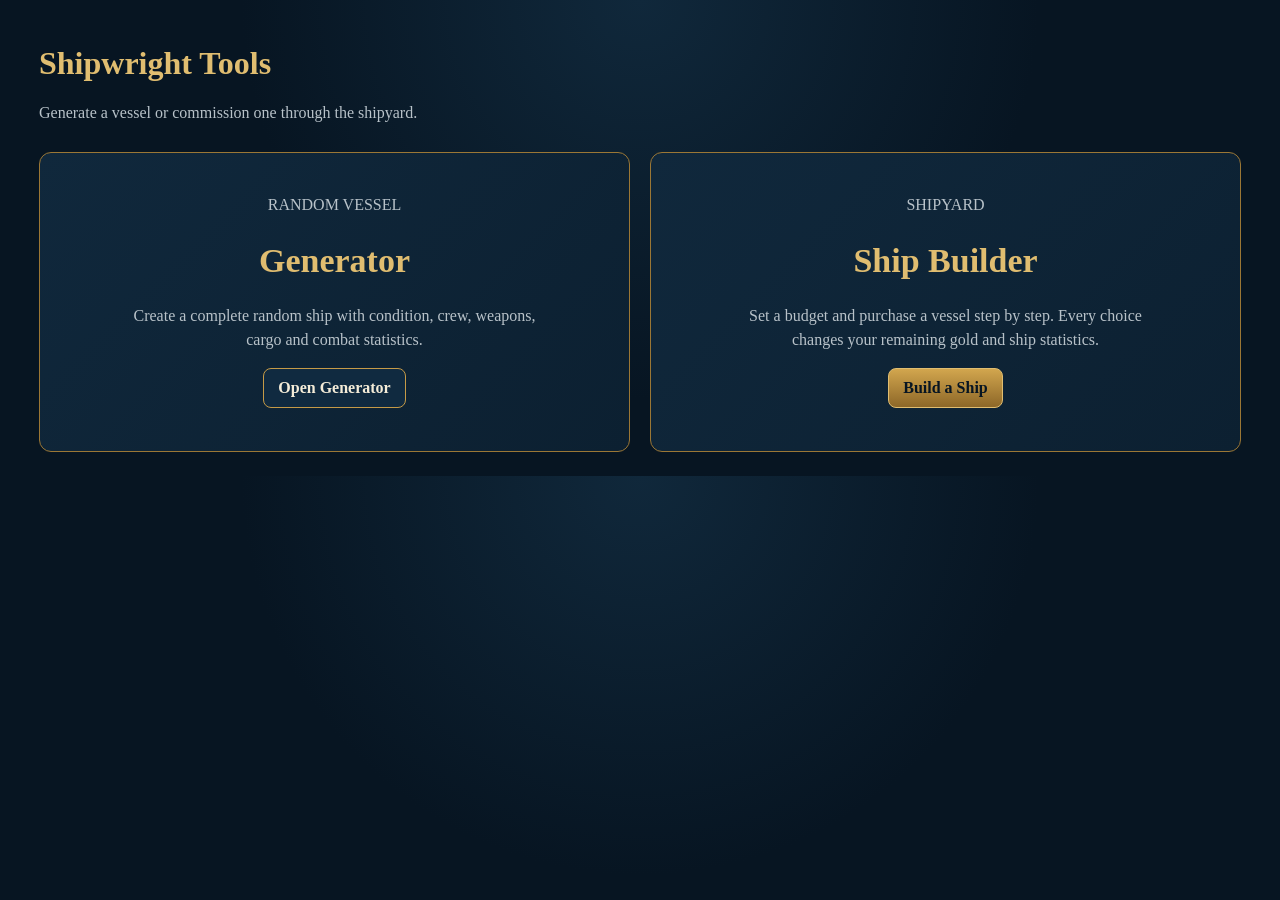
<file: index.html>
<!doctype html>
<html lang="en"><head><meta charset="utf-8"><meta name="viewport" content="width=device-width,initial-scale=1">
<title>Shipwright Tools</title><link rel="stylesheet" href="css/ships.css"></head>
<body><main>
<h1>Shipwright Tools</h1>
<p class="muted">Generate a vessel or commission one through the shipyard.</p>
<div class="start-grid">
 <a class="panel start-card" href="generator.html">
  <div class="muted">RANDOM VESSEL</div><h2>Generator</h2>
  <p>Create a complete random ship with condition, crew, weapons, cargo and combat statistics.</p>
  <span class="button">Open Generator</span>
 </a>
 <a class="panel start-card" href="builder.html">
  <div class="muted">SHIPYARD</div><h2>Ship Builder</h2>
  <p>Set a budget and purchase a vessel step by step. Every choice changes your remaining gold and ship statistics.</p>
  <span class="button primary">Build a Ship</span>
 </a>
</div>
</main></body></html>
</file>
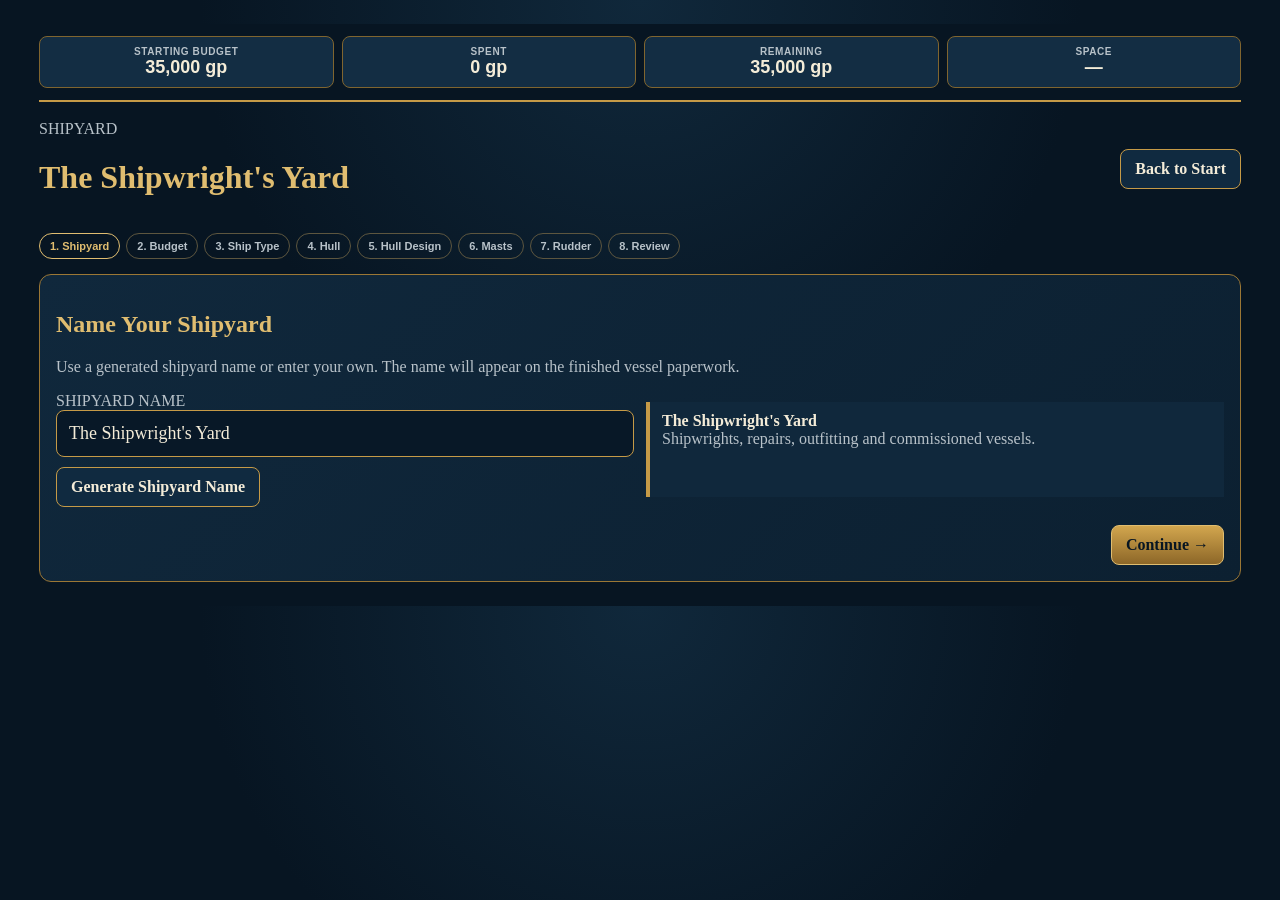
<file: builder.html>
<!doctype html>
<html lang="en"><head><meta charset="utf-8"><meta name="viewport" content="width=device-width,initial-scale=1">
<title>Shipwright's Yard</title><link rel="stylesheet" href="css/ships.css"></head>
<body><main>
<div class="shopbar"><div class="shopstats">
 <div class="shopstat"><span>STARTING BUDGET</span><b id="budgetTop">0 gp</b></div>
 <div class="shopstat"><span>SPENT</span><b id="spentTop">0 gp</b></div>
 <div class="shopstat"><span>REMAINING</span><b id="remainTop">0 gp</b></div>
 <div class="shopstat"><span>SPACE</span><b id="spaceTop">—</b></div>
</div></div>
<div style="display:flex;justify-content:space-between;gap:10px;align-items:center">
 <div><div class="muted">SHIPYARD</div><h1 id="yardTitle">The Shipwright's Yard</h1></div>
 <a class="button" href="index.html">Back to Start</a>
</div>
<div class="steps" id="steps"></div>
<section class="panel" id="stage"></section>
</main>
<script src="js/ship-data.js"></script>
<script>
"use strict";
const stages=["Shipyard","Budget","Ship Type","Hull","Hull Design","Masts","Rudder","Review"];
let step=0;
let B={shipyard:"The Shipwright\'s Yard",budget:0,type:null,hull:null,trait:null,extra:null,masts:[],rudder:null};

const gp=n=>Math.round(n).toLocaleString("en-US")+" gp";
const YARD_A=["Anchor","Iron","Golden","Storm","Salt","Black","Silver","Wayward","Crowned","Old","North","Red","White","Oak","Deepwater","Westwind","Seafarer's","King's","Mariner's","Tide"];
const YARD_B=["& Hammer","& Compass","& Keel","& Sail","Shipworks","Shipwrights","Drydock","Dockyard","Marine Works","Yard","Wharf","Harbour Works","Boatworks","Foundry","Quay"];
function randomYardName(){
 const a=YARD_A[Math.floor(Math.random()*YARD_A.length)];
 const b=YARD_B[Math.floor(Math.random()*YARD_B.length)];
 return `${a} ${b}`;
}
function setYardName(v){
 B.shipyard=(v||"").trim()||"Unnamed Shipyard";
 document.getElementById("yardTitle").textContent=B.shipyard;
}
function generateYardName(){
 B.shipyard=randomYardName();
 render();
}

function artSlug(v){return String(v||"").toLowerCase().trim().replace(/[^a-z0-9]+/g,"-").replace(/^-|-$/g,"")}
const SHIP_ART_LAYOUT={
 Sloop:{masts:[48],rudder:{x:91,y:55}},
 Clipper:{masts:[30,50,70],rudder:{x:91,y:55}},
 Schooner:{masts:[38,59,76],rudder:{x:91,y:55}},
 Brigantine:{masts:[40,66],rudder:{x:91,y:55}},
 Brig:{masts:[40,66],rudder:{x:91,y:55}},
 Corvette:{masts:[37,59,76],rudder:{x:91,y:55}},
 Frigate:{masts:[30,50,70],rudder:{x:91,y:55}},
 Galley:{masts:[48,68],rudder:{x:91,y:55}}
};
function artImg(src,cls,alt,fallbackSrc=""){
 const fb=fallbackSrc?` onerror="if(!this.dataset.fb){this.dataset.fb='1';this.src='${fallbackSrc}'}else{this.classList.add('art-missing')}"`:` onerror="this.classList.add('art-missing')"`;
 return `<img class="${cls}" src="${src}" alt="${alt}"${fb}>`;
}
function compositeShipArt(type,masts,rudder,compact=false){
 const layout=SHIP_ART_LAYOUT[type.name]||{masts:[35,55,75],rudder:{x:91,y:55}};
 const hullSlug=artSlug(type.name);
 let html=`<div class="ship-composite ${compact?'compact':''}">`+
  artImg(`images/hulls/${hullSlug}.png`,`layer hull-layer`,`${type.name} hull`,`images/ships/${hullSlug}.png`);
 masts.forEach((m,i)=>{
   const x=layout.masts[i]??layout.masts[layout.masts.length-1]??50;
   html+=`<div class="mast-anchor" style="left:${x}%">${artImg(`images/masts/${artSlug(m.name)}.png`,`mast-layer`,`${m.name} mast`)}</div>`;
 });
 if(rudder){const a=layout.rudder||{x:91,y:55};html+=`<div class="rudder-anchor" style="left:${a.x}%;top:${a.y}%">${artImg(`images/rudders/${artSlug(rudder.name)}.png`,`rudder-layer`,`${rudder.name} rudder`)}</div>`;}
 html+=`<div class="art-guide-fallback"><b>${type.name}</b><span>${masts.length} mast${masts.length===1?'':'s'} · ${rudder?.name||'No'} rudder</span></div></div>`;
 return html;
}
function componentArt(kind,name,label){
 const src=`images/${kind}/${artSlug(name)}.png`;
 return `<div class="component-art">${artImg(src,"component-img",label)}<div class="component-fallback"><b>${label}</b><span>${src}</span></div></div>`;
}

function spent(){
 return (B.type?.price||0)+(B.hull?.cost||0)+(B.trait?.cost||0)+(B.extra?.cost||0)+
 B.masts.reduce((s,x)=>s+x.cost,0)+(B.rudder?.cost||0);
}
function remaining(){return B.budget-spent()}
function capacity(){
 if(!B.type&&!B.hull)return 0;
 let n=Math.max(B.type?.slots||0,B.hull?.slots||0);
 if(B.trait?.name==="Long")n+=3;
 if(B.extra?.name==="Mastercraft")n-=1;
 return Math.max(0,n);
}
function usedSpace(){
 return B.masts.reduce((s,x)=>s+x.space,0)+(B.rudder?.space||0)+(B.extra?.name==="Oars"?2:0);
}
function updateTop(){
 document.getElementById("budgetTop").textContent=gp(B.budget);
 document.getElementById("spentTop").textContent=gp(spent());
 const rem=document.getElementById("remainTop"); rem.textContent=gp(remaining());
 rem.style.color=remaining()<0?"#ff8f82":"";
 document.getElementById("spaceTop").textContent=(B.type||B.hull)?`${usedSpace()} / ${capacity()}`:"—";
 document.getElementById("steps").innerHTML=stages.map((s,i)=>`<span class="step ${i===step?"active":i<step?"done":""}">${i+1}. ${s}</span>`).join("");
}
function nav(canNext=true){
 return `<div class="actions">${step?'<button onclick="back()">← Back</button>':'<span></span>'}
 ${step<stages.length-1?`<button class="primary" ${canNext?"":"disabled"} onclick="next()">Continue →</button>`:""}</div>`;
}
function back(){step=Math.max(0,step-1);render()}
function next(){
 if(step===0&&!B.shipyard)return;
 if(step===1&&B.budget<=0)return;
 if(step===2&&!B.type)return;if(step===3&&!B.hull)return;
 if(step===4&&(!B.trait||!B.extra))return;
 if(step===5&&B.masts.length!==(B.type?.masts[0]||0) && B.type?.masts[0]===B.type?.masts[1])return;
 if(step===6&&!B.rudder)return;
 step=Math.min(stages.length-1,step+1);render();
}
function affordable(cost, replacing=0){return remaining()+replacing>=cost}
function choiceCards(items,selected,fn,detail){
 return `<div class="grid">${items.map((x,i)=>{
  const itemPrice=x.cost??x.price??0;
  const repl=selected?(selected.cost??selected.price??0):0;
  const dis=!affordable(itemPrice,repl);
  return `<div class="choice ${selected===x?"selected":""} ${dis?"disabled":""}" onclick="${dis?"":fn+"("+i+")"}">
   <h3>${x.name}</h3><div class="price">${gp(x.cost??x.price)}</div>${detail(x)}
   ${dis?`<p class="muted">Need ${gp(itemPrice-(remaining()+repl))} more</p>`:""}
  </div>`}).join("")}</div>`;
}
function setType(i){B.type=SHIP_DATA.types[i];B.masts=[];render()}
function setHull(i){B.hull=SHIP_DATA.hulls[i];render()}
function setTrait(i){B.trait=SHIP_DATA.hullTraits[i];render()}
function setExtra(i){B.extra=SHIP_DATA.extras[i];render()}
function setRudder(i){B.rudder=SHIP_DATA.rudders[i];render()}
function setBudget(){
 B.budget=Math.max(0,Number(document.getElementById("budgetInput").value)||0);updateTop();
}
function addMast(i){
 const m=SHIP_DATA.masts[i],max=B.type.masts[1];
 if(B.masts.length>=max||!affordable(m.cost)||usedSpace()+m.space>capacity())return;
 B.masts.push(m);render();
}
function removeMast(i){B.masts.splice(i,1);render()}
function render(){
 updateTop();const s=document.getElementById("stage");
 document.getElementById("yardTitle").textContent=B.shipyard;
 if(step===0){
  s.innerHTML=`<h2>Name Your Shipyard</h2>
  <p class="muted">Use a generated shipyard name or enter your own. The name will appear on the finished vessel paperwork.</p>
  <div class="summary">
   <div><label class="muted">SHIPYARD NAME</label>
    <input id="yardInput" type="text" value="${B.shipyard.replaceAll('"',"&quot;")}" oninput="setYardName(this.value)">
    <div style="margin-top:10px"><button onclick="generateYardName()">Generate Shipyard Name</button></div>
   </div>
   <div class="notice"><b>${B.shipyard}</b><br><span class="muted">Shipwrights, repairs, outfitting and commissioned vessels.</span></div>
  </div>${nav(!!B.shipyard)}`;
 }else if(step===1){
  s.innerHTML=`<h2>Set Your Budget</h2><p class="muted">How much gold is available for this ship?</p>
  <input id="budgetInput" type="number" min="0" step="100" value="${B.budget||35000}" oninput="setBudget()">
  <div class="notice">Your remaining budget stays visible at the top throughout the purchase.</div>${nav(B.budget>0)}`;
 }else if(step===2){
  s.innerHTML=`<h2>Choose Ship Type</h2><p class="muted">The vessel itself is the first major purchase.</p>`+
  choiceCards(SHIP_DATA.types,B.type,"setType",x=>`<p>${x.role}</p><p class="muted">Base space ${x.slots} · Masts ${x.masts[0]}${x.masts[1]!==x.masts[0]?"–"+x.masts[1]:""}</p>`)
  +nav(!!B.type);
 }else if(step===3){
  s.innerHTML=`<h2>Choose Hull</h2><p class="muted">Select the hull construction for your vessel.</p>`+
  choiceCards(SHIP_DATA.hulls,B.hull,"setHull",x=>`<div class="choice-preview">${componentArt("hulls",B.type?.name||"generic",(B.type?.name||"Ship")+" hull")}</div><p class="muted">HP ${x.hp} · AC ${x.ac} · Speed ${x.speed} · Space ${x.slots}</p>`)
  +nav(!!B.hull);
 }else if(step===4){
  s.innerHTML=`<h2>Hull Design & Construction Upgrades</h2><p class="muted">Lean, Sturdy and Long must be chosen during construction.</p>
  <h3>Hull Design</h3>`+
  choiceCards(SHIP_DATA.hullTraits,B.trait,"setTrait",x=>`<p class="muted">${x.description}</p>`)+
  `<h3 style="margin-top:20px">Additional Option</h3>`+
  choiceCards(SHIP_DATA.extras,B.extra,"setExtra",x=>`<p class="muted">${x.description}</p>`)+nav(!!B.trait&&!!B.extra);
 }else if(step===5){
  const min=B.type.masts[0],max=B.type.masts[1],valid=B.masts.length>=min&&B.masts.length<=max;
  s.innerHTML=`<h2>Purchase Masts</h2><p class="muted">${B.type.name} requires ${min}${max!==min?"–"+max:""} mast${max===1?"":"s"}. Click a mast quality to add one.</p>
  <div class="notice"><b>Installed:</b> ${B.masts.length}/${max} · ${B.masts.map((m,i)=>`${m.name} <button onclick="removeMast(${i})">×</button>`).join(" · ")||"None"}</div>
  <div class="grid">${SHIP_DATA.masts.map((m,i)=>{
   const dis=B.masts.length>=max||!affordable(m.cost)||usedSpace()+m.space>capacity();
   return `<div class="choice ${dis?"disabled":""}" onclick="${dis?"":"addMast("+i+")"}"><div class="choice-preview">${componentArt("masts",m.name,m.name+" mast")}</div><h3>${m.name}</h3><div class="price">${gp(m.cost)}</div>
   <p class="muted">HP ${m.hp} · AC ${m.ac} · Speed ${m.speed>=0?"+":""}${m.speed} · Space ${m.space}</p></div>`}).join("")}</div>${nav(valid)}`;
 }else if(step===6){
  s.innerHTML=`<h2>Choose Rudder / Helm</h2>`+
  choiceCards(SHIP_DATA.rudders,B.rudder,"setRudder",x=>`<div class="choice-preview">${componentArt("rudders",x.name,x.name+" rudder")}</div><p class="muted">HP ${x.hp} · AC ${x.ac} · Handling ${x.handling>=0?"+":""}${x.handling} · Space ${x.space}</p>`)
  +nav(!!B.rudder);
 }else{
  const mastCost=B.masts.reduce((s,x)=>s+x.cost,0);
  s.innerHTML=`<h2>Vessel Order Review</h2><p class="muted">Prepared by <b>${B.shipyard}</b></p>
  <div class="summary"><div>
   <div class="line"><span>Ship Type</span><b>${B.type?.name||"—"} · ${gp(B.type?.price||0)}</b></div>
   <div class="line"><span>Hull</span><b>${B.hull?.name||"—"} · ${gp(B.hull?.cost||0)}</b></div>
   <div class="line"><span>Hull Design</span><b>${B.trait?.name||"—"} · ${gp(B.trait?.cost||0)}</b></div>
   <div class="line"><span>Extra</span><b>${B.extra?.name||"—"} · ${gp(B.extra?.cost||0)}</b></div>
   <div class="line"><span>Masts</span><b>${B.masts.length} · ${gp(mastCost)}</b></div>
   <div class="line"><span>Rudder</span><b>${B.rudder?.name||"—"} · ${gp(B.rudder?.cost||0)}</b></div>
  </div><div>
   <div class="art"><div id="builderComposite" style="width:100%">${B.type?compositeShipArt(B.type,B.masts,B.rudder,true):""}</div></div>
   <p><b>Spent:</b> ${gp(spent())}<br><b>Remaining:</b> ${gp(remaining())}<br><b>Structural Space:</b> ${usedSpace()} / ${capacity()}</p>
  </div></div>
  <div class="notice">Review the vessel order before printing or continuing outfitting.</div>
  <div class="actions"><button onclick="back()">← Back</button><button onclick="window.print()">Print Vessel Order</button></div>`;
 }
 updateTop();
}
B.budget=35000;render();
</script></body></html>
</file>
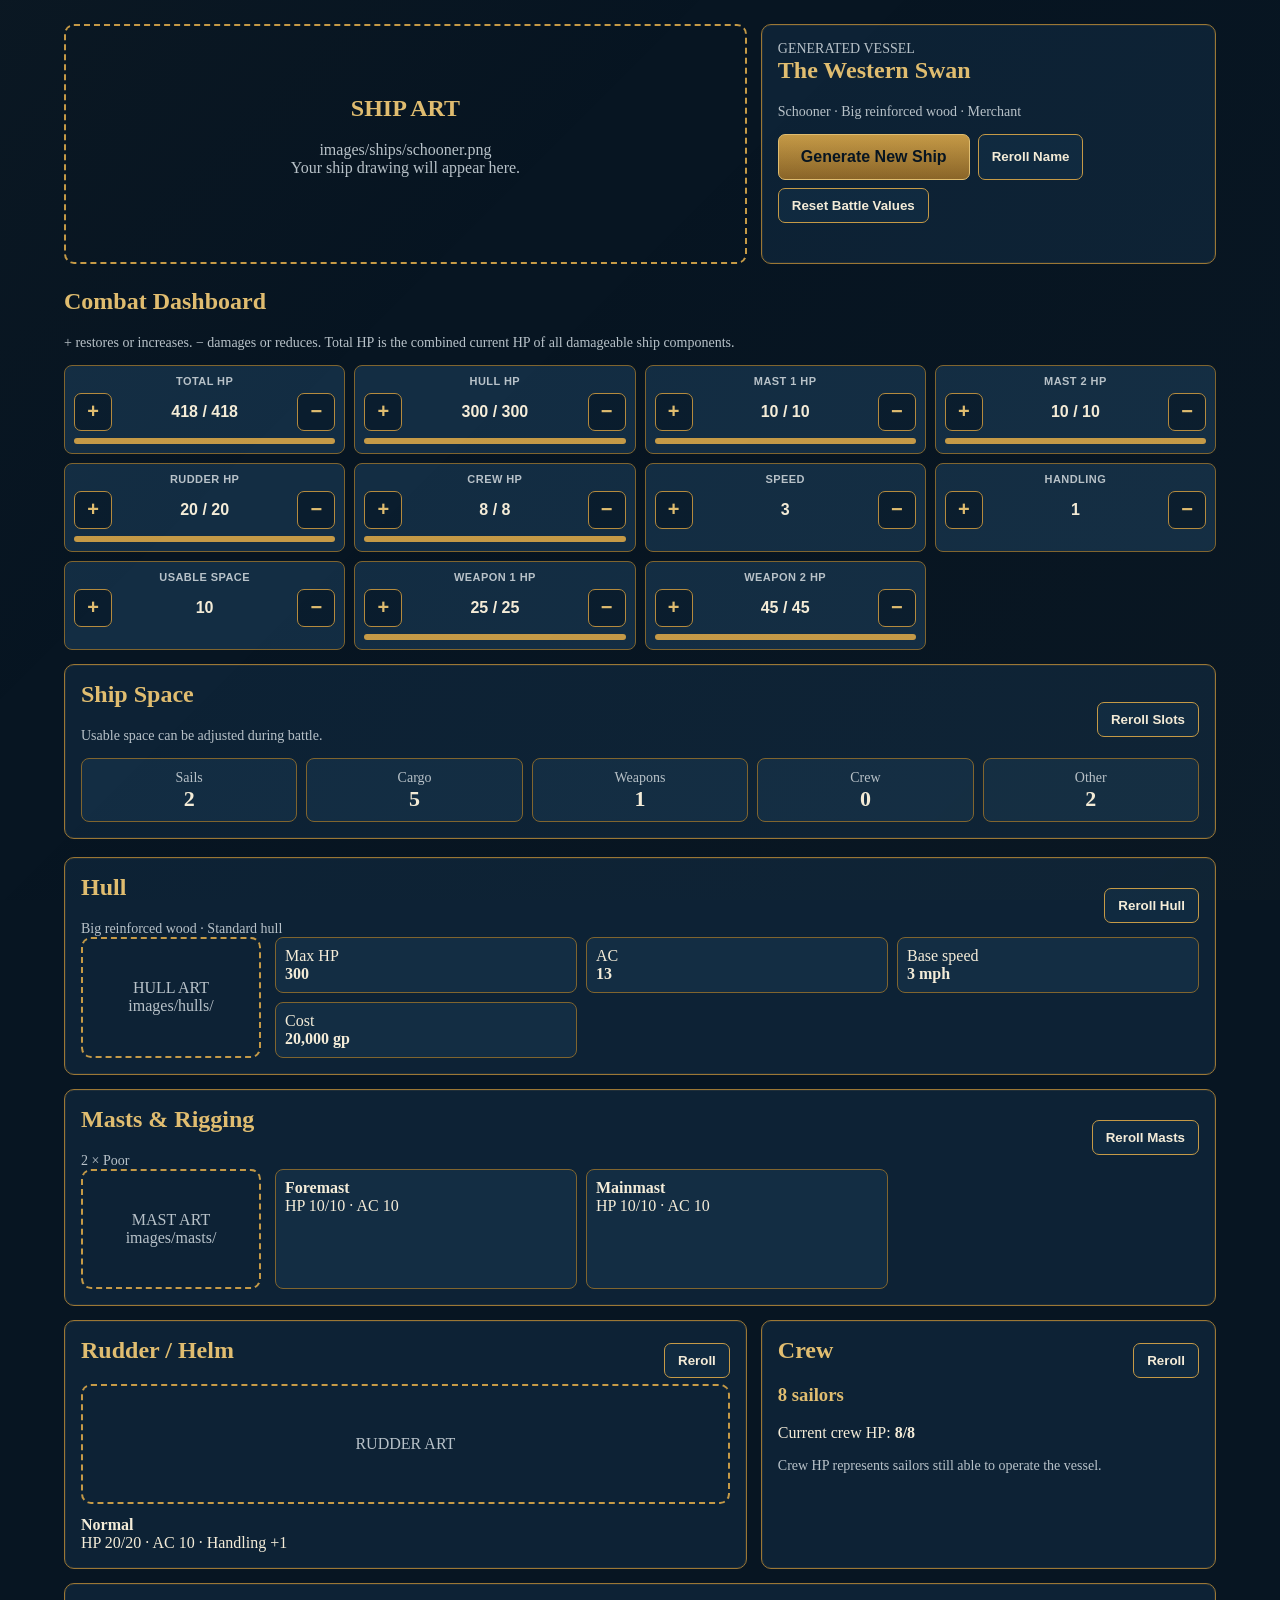
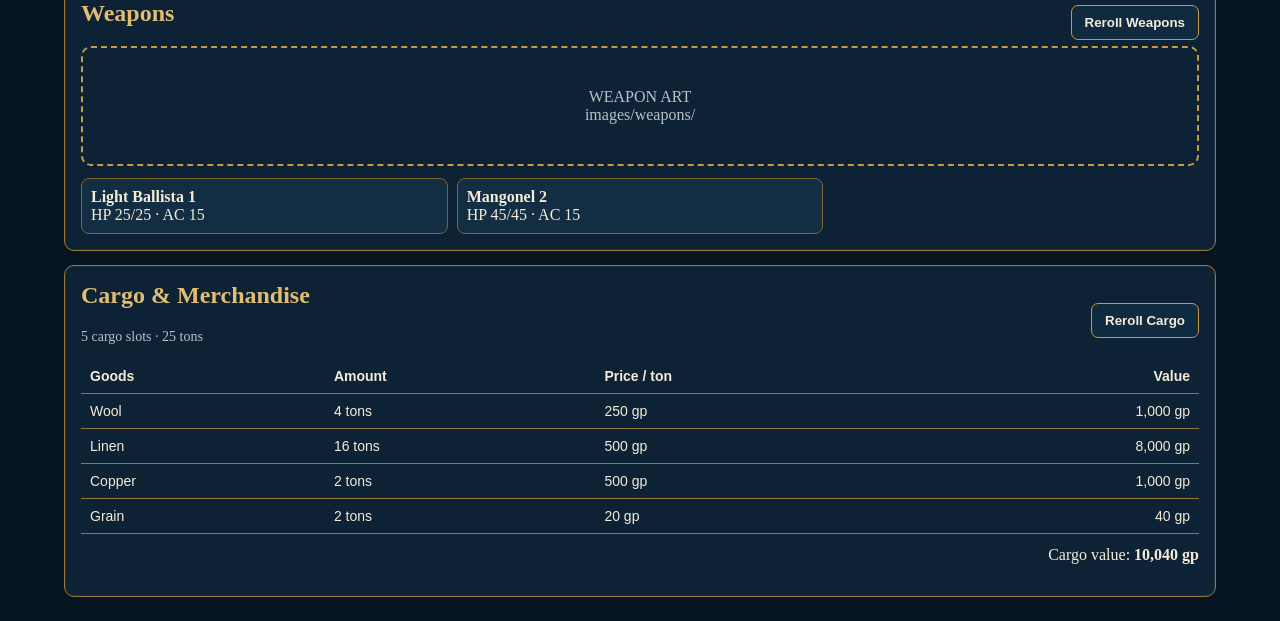
<file: Ship_Generator.html>
<!DOCTYPE html>
<html lang="en">
<head>
<meta charset="UTF-8">
<meta name="viewport" content="width=device-width, initial-scale=1.0">
<title>Ellond Ship Generator</title>
<style>
:root{
  --bg:#071522;
  --panel:#0d2235;
  --card:#132d43;
  --border:#9b7735;
  --text:#f4ecd8;
  --muted:#b8c2c9;
  --accent:#c59a47;
  --gold-light:#e0bd70;
  --gold-dark:#76551f;
  --navy-light:#183b56;
  --bar:#c59a47;
}
*{box-sizing:border-box}
body{margin:0;background:var(--bg);color:var(--text);font-family:Georgia,"Times New Roman",serif}
main{max-width:1200px;margin:auto;padding:24px}
h1,h2,h3,p{margin-top:0}
h1,h2,h3{color:var(--gold-light)}
body:before{content:"";position:fixed;inset:0;pointer-events:none;background:linear-gradient(135deg,rgba(197,154,71,.025),transparent 35%,rgba(197,154,71,.018));}
button{cursor:pointer;color:var(--text);background:#102a40;border:1px solid var(--accent);border-radius:7px;padding:9px 13px;font-weight:bold}
button:hover{background:#183b56;border-color:var(--gold-light)}
.primary{background:linear-gradient(180deg,#c59a47,#8a6529);border-color:#e0bd70;color:#071522;padding:13px 22px;font-size:16px}
.grid{display:grid;gap:14px}.hero{grid-template-columns:1.2fr .8fr;align-items:stretch}
.panel{border:1px solid var(--border);border-radius:10px;background:var(--panel);padding:16px;box-shadow:inset 0 0 0 1px rgba(224,189,112,.08)}
.art{min-height:240px;border:2px dashed var(--accent);border-radius:10px;display:flex;align-items:center;justify-content:center;text-align:center;color:var(--muted)}
.art.small{min-height:120px}
.actions{display:flex;gap:8px;flex-wrap:wrap}
.dashboard{display:grid;grid-template-columns:repeat(4,1fr);gap:9px}
.stat{background:var(--card);border:1px solid #80652f;border-radius:8px;padding:9px}
.label{text-align:center;font-size:11px;color:var(--muted);font-family:Arial,sans-serif;font-weight:bold;letter-spacing:.04em}
.tracker{display:grid;grid-template-columns:38px 1fr 38px;gap:5px;align-items:center;margin-top:6px}
.tracker button{height:38px;padding:0;font-size:20px;background:#0a1d2e;border-color:#b58b3e;color:#e0bd70}
.value{text-align:center;font-family:Arial,sans-serif;font-weight:bold}
.bar{height:6px;background:#06101a;border-radius:10px;overflow:hidden;margin-top:7px}.fill{height:100%;background:var(--bar)}
.component{display:grid;grid-template-columns:180px 1fr;gap:14px}
.cards{display:grid;grid-template-columns:repeat(3,1fr);gap:9px}
.slotgrid{display:grid;grid-template-columns:repeat(5,1fr);gap:9px}
table{width:100%;border-collapse:collapse;font-family:Arial,sans-serif;font-size:14px}th,td{padding:9px;border-bottom:1px solid var(--border);text-align:left}th:last-child,td:last-child{text-align:right}
.muted{color:var(--muted);font-size:14px}
.topline{display:flex;justify-content:space-between;align-items:center;gap:12px;flex-wrap:wrap}
@media(max-width:800px){.hero,.component{grid-template-columns:1fr}.dashboard{grid-template-columns:repeat(2,1fr)}.cards{grid-template-columns:1fr 1fr}.slotgrid{grid-template-columns:repeat(2,1fr)}}
</style>
</head>
<body>
<main>
<section class="grid hero">
 <div class="art"><div><h2>SHIP ART</h2><div id="artPath">images/ships/...</div><p>Your ship drawing will appear here.</p></div></div>
 <div class="panel">
  <div class="muted">GENERATED VESSEL</div><h1 id="shipName">—</h1><p id="shipDesc" class="muted">—</p>
  <div class="actions"><button id="generate" class="primary">Generate New Ship</button><button id="rerollName">Reroll Name</button><button id="resetBattle">Reset Battle Values</button></div>
 </div>
</section>

<h2 style="margin-top:24px">Combat Dashboard</h2>
<p class="muted">+ restores or increases. − damages or reduces. Total HP is the combined current HP of all damageable ship components.</p>
<section id="dashboard" class="dashboard"></section>

<section class="panel" style="margin-top:14px">
 <div class="topline"><div><h2>Ship Space</h2><p class="muted">Usable space can be adjusted during battle.</p></div><button data-reroll="slots">Reroll Slots</button></div>
 <div id="slotList" class="slotgrid"></div>
</section>


<section class="panel" style="margin-top:18px">
 <div class="topline"><div><h2>Hull</h2><div id="hullTitle" class="muted"></div></div><button data-reroll="hull">Reroll Hull</button></div>
 <div class="component"><div class="art small">HULL ART<br>images/hulls/</div><div id="hullInfo" class="cards"></div></div>
</section>

<section class="panel" style="margin-top:14px">
 <div class="topline"><div><h2>Masts & Rigging</h2><div id="mastTitle" class="muted"></div></div><button data-reroll="mast">Reroll Masts</button></div>
 <div class="component"><div class="art small">MAST ART<br>images/masts/</div><div id="mastCards" class="cards"></div></div>
</section>

<section class="grid hero" style="margin-top:14px">
 <div class="panel"><div class="topline"><h2>Rudder / Helm</h2><button data-reroll="rudder">Reroll</button></div><div class="art small">RUDDER ART</div><div id="rudderInfo" style="margin-top:12px"></div></div>
 <div class="panel"><div class="topline"><h2>Crew</h2><button data-reroll="crew">Reroll</button></div><div id="crewInfo"></div></div>
</section>


<section class="panel" style="margin-top:14px">
 <div class="topline"><h2>Weapons</h2><button data-reroll="weapons">Reroll Weapons</button></div>
 <div class="art small">WEAPON ART<br>images/weapons/</div><div id="weaponList" class="cards" style="margin-top:12px"></div>
</section>

<section class="panel" style="margin-top:14px">
 <div class="topline"><div><h2>Cargo & Merchandise</h2><p id="cargoCap" class="muted"></p></div><button data-reroll="cargo">Reroll Cargo</button></div>
 <div style="overflow-x:auto"><table><thead><tr><th>Goods</th><th>Amount</th><th>Price / ton</th><th>Value</th></tr></thead><tbody id="cargoRows"></tbody></table></div>
 <p style="text-align:right;margin-top:12px">Cargo value: <strong id="cargoValue"></strong></p>
</section>
</main>
<script>
const TYPES=[['Sloop',5000,5,1,'Coastal'],['Clipper',10000,8,3,'Fast trader'],['Schooner',14000,9,2,'Merchant'],['Brigantine',18000,11,2,'General purpose'],['Brig',20000,12,2,'Trader / warship'],['Corvette',22000,13,3,'Light warship'],['Frigate',26000,16,3,'Warship'],['Galley',30000,18,2,'Oared vessel']];
const HULLS=[['Small wood',100,50,10,5,-1],['Medium wood',450,80,10,4,0],['Big wood',900,100,10,3,1],['Small reinforced wood',5000,100,13,5,-1],['Medium reinforced wood',15000,200,13,4,0],['Big reinforced wood',20000,300,13,3,1],['Small steel reinforced',24000,400,15,5,0],['Medium steel reinforced',28000,450,15,4,1],['Big steel reinforced',35000,500,15,3,2],['Spacious wood',30000,350,10,3,4]];
const QUAL=[['Poor',10,10,0,20],['Normal',20,10,1,55],['Good',30,13,2,85],['Very Good',40,13,3,140],['Extremely Good',50,15,4,300],['Mastercraft',100,15,6,1000]];
const GOODS=[['Grain',20],['Salt',100],['Timber',20],['Iron',100],['Copper',500],['Ale',200],['Wine',400],['Linen',500],['Wool',250],['Dried fish',80],['Spices',2000],['Silk',4000]];
const WEAP=[['Light Ballista',25,15],['Ballista',35,15],['Mangonel',45,15],['Heavy Ballista',50,16]];
const PRE=['Wayward','Silver','Red','Storm','Wandering','Black','Western','Dawn','Lucky','Iron'];
const NOUN=['Gull','Maiden','Star','Hound','Swan','Drake','Lantern','Compass','Voyager','Mermaid'];
let S={},live={},max={};
const pick=a=>a[Math.floor(Math.random()*a.length)],rand=(a,b)=>Math.floor(Math.random()*(b-a+1))+a,gp=n=>Math.round(n).toLocaleString('en-US')+' gp';

function rollName(){S.name='The '+pick(PRE)+' '+pick(NOUN)}
function rollType(){S.t=pick(TYPES)}
function rollHull(){S.h=pick(HULLS);S.tr=pick(['Standard','Standard','Lean','Sturdy','Long','Mastercraft'])}
function rollMast(){S.m=pick(QUAL)}
function rollRudder(){S.r=pick(QUAL)}
function rollSlots(){let total=Math.max(4,S.t[2]+S.h[5]+(S.tr==='Long'?3:0)),left=total-S.t[3],o={Sails:S.t[3],Cargo:0,Weapons:0,Crew:0,Other:0};while(left-->0){let x=rand(1,10);if(x<=4)o.Cargo++;else if(x<=6)o.Weapons++;else if(x<=9)o.Crew++;else o.Other++}S.sl=o;S.total=total}
function rollCrew(){S.people=Math.max(3,S.t[3]*3+S.sl.Crew*5+S.sl.Weapons*2)}
function rollWeapons(){S.weapons=[];for(let i=0;i<S.sl.Weapons*2;i++){let w=pick(WEAP);S.weapons.push({name:w[0],hp:w[1],ac:w[2]})}}
function rollCargo(){let left=S.sl.Cargo*5;S.cargo=[];while(left>0&&S.cargo.length<4){let g=pick(GOODS),a=Math.min(left,rand(1,left));S.cargo.push({name:g[0],amount:a,unit:g[1],value:a*g[1]});left-=a}}

function establish(){
 let hull=S.h[2]+(S.tr==='Sturdy'?100:S.tr==='Lean'?-40:S.tr==='Mastercraft'?100:0);
 max={hull,rudder:S.r[1],crew:S.people,speed:Math.max(1,S.h[4]+S.m[3]+(S.tr==='Lean'?3:S.tr==='Mastercraft'?1:0)),handling:S.r[3],space:S.total};
 max.masts=Array.from({length:S.t[3]},()=>S.m[1]);max.weapons=S.weapons.map(w=>w.hp);
 max.total=max.hull+max.rudder+max.crew+max.masts.reduce((a,b)=>a+b,0)+max.weapons.reduce((a,b)=>a+b,0);
 live={hull:max.hull,rudder:max.rudder,crew:max.crew,speed:max.speed,handling:max.handling,space:max.space,masts:[...max.masts],weapons:[...max.weapons],total:max.total}
}
function recalcTotal(){live.total=live.hull+live.rudder+live.crew+live.masts.reduce((a,b)=>a+b,0)+live.weapons.reduce((a,b)=>a+b,0)}
function tracker(key,label,val,maximum,index){
 return `<div class="stat"><div class="label">${label}</div><div class="tracker"><button data-adjust="${key}" data-index="${index??''}" data-delta="1">+</button><div class="value">${val}${maximum!==undefined?' / '+maximum:''}</div><button data-adjust="${key}" data-index="${index??''}" data-delta="-1">−</button></div>${maximum!==undefined?`<div class="bar"><div class="fill" style="width:${Math.max(0,Math.min(100,val/maximum*100))}%"></div></div>`:''}</div>`
}
function render(){
 let ha=S.h[3]+(S.tr==='Sturdy'?3:S.tr==='Lean'?-4:S.tr==='Mastercraft'?1:0);
 document.querySelector('#shipName').textContent=S.name;document.querySelector('#shipDesc').textContent=`${S.t[0]} · ${S.h[0]} · ${S.t[4]}`;document.querySelector('#artPath').textContent='images/ships/'+S.t[0].toLowerCase()+'.png';
 let dash=tracker('total','TOTAL HP',live.total,max.total)+tracker('hull','HULL HP',live.hull,max.hull);
 live.masts.forEach((v,i)=>dash+=tracker('masts','MAST '+(i+1)+' HP',v,max.masts[i],i));
 dash+=tracker('rudder','RUDDER HP',live.rudder,max.rudder)+tracker('crew','CREW HP',live.crew,max.crew)+tracker('speed','SPEED',live.speed)+tracker('handling','HANDLING',live.handling)+tracker('space','USABLE SPACE',live.space);
 live.weapons.forEach((v,i)=>dash+=tracker('weapons','WEAPON '+(i+1)+' HP',v,max.weapons[i],i));
 document.querySelector('#dashboard').innerHTML=dash;
 document.querySelector('#hullTitle').textContent=S.h[0]+' · '+S.tr+' hull';
 document.querySelector('#hullInfo').innerHTML=`<div class="stat">Max HP<br><b>${max.hull}</b></div><div class="stat">AC<br><b>${ha}</b></div><div class="stat">Base speed<br><b>${S.h[4]} mph</b></div><div class="stat">Cost<br><b>${gp(S.h[1])}</b></div>`;
 document.querySelector('#mastTitle').textContent=S.t[3]+' × '+S.m[0];
 document.querySelector('#mastCards').innerHTML=max.masts.map((x,i)=>`<div class="stat"><b>${['Foremast','Mainmast','Mizzenmast'][i]||'Mast '+(i+1)}</b><br>HP ${live.masts[i]}/${x} · AC ${S.m[2]}</div>`).join('');
 document.querySelector('#rudderInfo').innerHTML=`<b>${S.r[0]}</b><br>HP ${live.rudder}/${max.rudder} · AC ${S.r[2]} · Handling +${S.r[3]}`;
 document.querySelector('#crewInfo').innerHTML=`<h3>${S.people} sailors</h3><p>Current crew HP: <b>${live.crew}/${max.crew}</b></p><p class="muted">Crew HP represents sailors still able to operate the vessel.</p>`;
 document.querySelector('#slotList').innerHTML=Object.entries(S.sl).map(([k,v])=>`<div class="stat" style="text-align:center"><span class="muted">${k}</span><br><b style="font-size:22px">${v}</b></div>`).join('');
 document.querySelector('#weaponList').innerHTML=S.weapons.length?S.weapons.map((w,i)=>`<div class="stat"><b>${w.name} ${i+1}</b><br>HP ${live.weapons[i]}/${max.weapons[i]} · AC ${w.ac}</div>`).join(''):'<p class="muted">Unarmed</p>';
 document.querySelector('#cargoCap').textContent=`${S.sl.Cargo} cargo slots · ${S.sl.Cargo*5} tons`;
 document.querySelector('#cargoRows').innerHTML=S.cargo.length?S.cargo.map(x=>`<tr><td>${x.name}</td><td>${x.amount} tons</td><td>${gp(x.unit)}</td><td>${gp(x.value)}</td></tr>`).join(''):'<tr><td colspan="4">No cargo.</td></tr>';
 document.querySelector('#cargoValue').textContent=gp(S.cargo.reduce((a,x)=>a+x.value,0));
 bindAdjust();
}
function bindAdjust(){document.querySelectorAll('[data-adjust]').forEach(b=>b.onclick=()=>{let k=b.dataset.adjust,d=Number(b.dataset.delta),idx=b.dataset.index;if(k==='total'){if(d<0&&live.hull>0)live.hull--;else if(d>0)live.hull=Math.min(max.hull,live.hull+1)}else if(idx!==''){let i=Number(idx);live[k][i]=Math.max(0,Math.min(max[k][i],live[k][i]+d))}else if(['hull','rudder','crew'].includes(k))live[k]=Math.max(0,Math.min(max[k],live[k]+d));else live[k]=Math.max(0,live[k]+d);recalcTotal();render()})}
function full(){rollName();rollType();rollHull();rollMast();rollRudder();rollSlots();rollCrew();rollWeapons();rollCargo();establish();render()}
document.querySelector('#generate').onclick=full;
document.querySelector('#rerollName').onclick=()=>{rollName();render()};
document.querySelector('#resetBattle').onclick=()=>{establish();render()};
document.querySelectorAll('[data-reroll]').forEach(b=>b.onclick=()=>{let x=b.dataset.reroll;if(x==='hull')rollHull();if(x==='mast')rollMast();if(x==='rudder')rollRudder();if(x==='slots')rollSlots();if(x==='crew')rollCrew();if(x==='weapons')rollWeapons();if(x==='cargo'){rollCargo();render();return}if(['hull','slots'].includes(x)){rollCrew();rollWeapons();rollCargo()}establish();render()});
full();
</script>
</body>
</html>
</file>
<file: css/ships.css>
:root{
 --bg:#071522;--panel:#0d2235;--card:#132d43;--border:#9b7735;
 --text:#f4ecd8;--muted:#b8c2c9;--gold:#c59a47;--gold2:#e0bd70;--dark:#06101a;
 --danger:#8f3b32;--ok:#567d54;
}
*{box-sizing:border-box}
body{margin:0;background:radial-gradient(circle at 50% 0,#10283b 0,#071522 50%);color:var(--text);font-family:Georgia,"Times New Roman",serif}
main{max-width:1250px;margin:auto;padding:24px}
h1,h2,h3{color:var(--gold2)}
a{text-decoration:none;color:inherit}
.panel,.choice{background:linear-gradient(135deg,#10283c,#0c2031);border:1px solid var(--border);border-radius:12px;padding:16px}
.start-grid{display:grid;grid-template-columns:1fr 1fr;gap:20px;margin-top:30px}
.start-card{min-height:300px;display:flex;flex-direction:column;justify-content:center;align-items:center;text-align:center}
.start-card h2{font-size:34px;margin-bottom:8px}
.start-card p{max-width:430px;color:var(--muted);line-height:1.5}
button,.button,input{font:inherit}
button,.button{cursor:pointer;background:#102a40;color:var(--text);border:1px solid var(--gold);border-radius:8px;padding:10px 14px;font-weight:700}
button:hover,.button:hover{background:#183b56;border-color:var(--gold2)}
.primary{background:linear-gradient(#d2a64e,#8d6728);color:#071522;border-color:var(--gold2)}
.shopbar{position:sticky;top:0;z-index:10;background:#071522;border-bottom:2px solid var(--gold);padding:12px 0;margin-bottom:18px}
.shopstats{display:grid;grid-template-columns:repeat(4,1fr);gap:8px}
.shopstat{background:var(--card);border:1px solid #80652f;border-radius:8px;padding:9px;text-align:center}
.shopstat span{display:block;color:var(--muted);font:700 10px Arial,sans-serif;letter-spacing:.06em}
.shopstat b{font:700 18px Arial,sans-serif}
.steps{display:flex;gap:6px;flex-wrap:wrap;margin:15px 0}
.step{padding:6px 10px;border:1px solid #5d563f;border-radius:20px;color:var(--muted);font:700 11px Arial,sans-serif}
.step.active{border-color:var(--gold2);color:var(--gold2)}
.step.done{border-color:var(--ok);color:#bcd4ba}
.grid{display:grid;grid-template-columns:repeat(3,1fr);gap:12px}
.choice{cursor:pointer;position:relative}
.choice:hover{border-color:var(--gold2)}
.choice.selected{outline:2px solid var(--gold2);background:#17344b}
.choice.disabled{opacity:.45;cursor:not-allowed}
.price{color:var(--gold2);font-weight:700}
.muted{color:var(--muted)}
.actions{display:flex;gap:10px;justify-content:space-between;margin-top:18px}
input[type=number],input[type=text]{width:100%;background:#081827;color:var(--text);border:1px solid var(--gold);border-radius:8px;padding:12px;font-size:18px}
.summary{display:grid;grid-template-columns:1fr 1fr;gap:12px}
.line{display:flex;justify-content:space-between;border-bottom:1px solid #665128;padding:7px 0}
.notice{border-left:4px solid var(--gold);padding:10px 12px;background:#10283c;margin:10px 0}
.art{min-height:210px;border:2px dashed var(--gold);border-radius:10px;display:flex;align-items:center;justify-content:center;text-align:center;color:var(--muted);overflow:hidden}
.art img{max-width:100%;max-height:280px;display:none}
@media(max-width:800px){.start-grid,.summary{grid-template-columns:1fr}.grid{grid-template-columns:1fr 1fr}.shopstats{grid-template-columns:1fr 1fr}}
@media(max-width:520px){main{padding:12px}.grid{grid-template-columns:1fr}}

/* Modular ship artwork */
.ship-composite{position:relative;width:100%;aspect-ratio:16/9;min-height:230px;overflow:hidden}
.ship-composite .layer{position:absolute;inset:0;width:100%;height:100%;object-fit:contain;display:block}
.mast-anchor{position:absolute;bottom:43%;width:20%;height:52%;transform:translateX(-50%);display:flex;align-items:flex-end;justify-content:center;z-index:3;pointer-events:none}
.mast-layer{display:block;max-width:100%;max-height:100%;object-fit:contain}.rudder-anchor{position:absolute;width:14%;height:30%;transform:translate(-10%,-10%);z-index:2;display:flex;align-items:center;justify-content:center;pointer-events:none}.rudder-layer{display:block;max-width:100%;max-height:100%;object-fit:contain}.art-missing{display:none!important}.art-guide-fallback{position:absolute;left:8px;bottom:8px;background:#071522cc;border:1px dashed var(--gold);border-radius:7px;padding:6px 8px;font:11px Arial,sans-serif;color:var(--muted)}.art-guide-fallback b,.art-guide-fallback span{display:block}.component-art{position:relative;min-height:110px;border:2px dashed var(--gold);border-radius:9px;overflow:hidden;display:flex;align-items:center;justify-content:center}.component-img{position:relative;z-index:2;display:block!important;max-width:100%;max-height:160px;object-fit:contain}.component-fallback{position:absolute;inset:0;display:flex;flex-direction:column;align-items:center;justify-content:center;text-align:center;color:var(--muted);font:10px Arial,sans-serif;padding:6px}.component-fallback b{color:var(--gold2);font-size:13px}.choice-preview{height:105px;margin:-4px -4px 10px}.choice-preview .component-art{min-height:105px;height:105px;border-width:1px}@media(max-width:520px){.ship-composite{min-height:180px}.mast-anchor{width:24%}.rudder-anchor{width:18%}}
</file>
